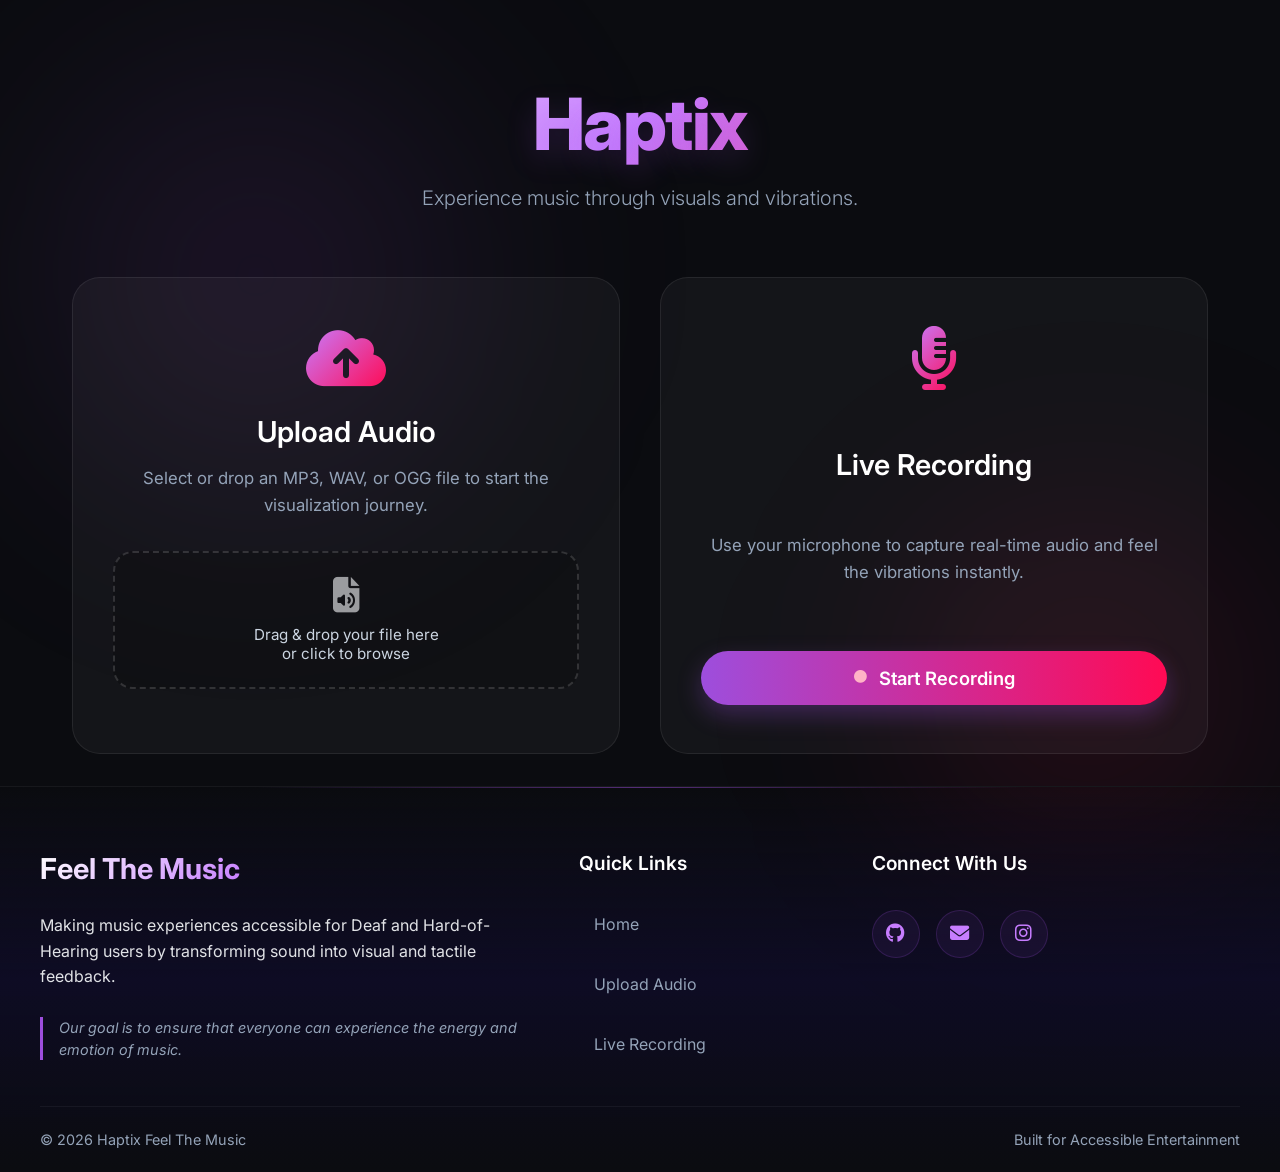
<file: frontend/index.html>
<!DOCTYPE html>
<html lang="en">

<head>
  <meta charset="UTF-8">
  <meta name="viewport" content="width=device-width, initial-scale=1.0">
  <title>Haptix</title>
  <meta name="description"
    content="Experience music through visuals and vibrations. Designed for Deaf and Hard-of-Hearing users.">
  <!-- Load minimalist font awesome for icons -->
  <link rel="stylesheet" href="https://cdnjs.cloudflare.com/ajax/libs/font-awesome/6.4.0/css/all.min.css">
  <link rel="preconnect" href="https://fonts.googleapis.com">
  <link rel="preconnect" href="https://fonts.gstatic.com" crossorigin>
  <link href="https://fonts.googleapis.com/css2?family=Inter:wght@300;400;500;600;800&display=swap" rel="stylesheet">
  <link rel="stylesheet" href="style.css">
</head>

<body>

  <div class="wrapper">
    <header>
      <h1>Haptix</h1>
      <p class="tagline">Experience music through visuals and vibrations.</p>
    </header>

    <main>
      <section class="action-section" aria-label="Main Actions">

        <!-- Upload Audio Card -->
        <article class="action-card" aria-labelledby="upload-heading">
          <i class="fas fa-cloud-upload-alt card-icon" aria-hidden="true"></i>
          <h2 id="upload-heading" class="card-title">Upload Audio</h2>
          <p class="card-desc">Select or drop an MP3, WAV, or OGG file to start the visualization journey.</p>

          <label class="drop-zone" id="drop-zone" for="audio-upload" aria-label="Drop area for audio file">
            <i class="fas fa-file-audio" style="font-size: 2.2rem; margin-bottom: 0.8rem; opacity: 0.6;"
              aria-hidden="true"></i>
            <span style="font-size: 0.95rem; color: #cbd5e1;">Drag & drop your file here<br>or click to browse</span>
            <input type="file" id="audio-upload" class="hidden-input" accept=".mp3,.wav,.ogg"
              aria-label="Upload Audio File Button">
          </label>
          <div id="file-name" class="selected-file-name" aria-live="polite"></div>
        </article>

        <!-- Live Recording Card -->
        <article class="action-card" aria-labelledby="live-heading">
          <i class="fas fa-microphone-alt card-icon" aria-hidden="true"></i>
          <h2 id="live-heading" class="card-title">Live Recording</h2>
          <p class="card-desc">Use your microphone to capture real-time audio and feel the vibrations instantly.</p>

            <button id="btn-live-rec" class="btn-primary" aria-label="Start Live Recording Navigation">
            <i class="fas fa-circle" style="color: #ffb3c6; font-size: 0.8rem;"></i>
            Start Recording
          </button>
        </article>
        

      </section>
    </main>

    <footer class="modern-footer">
      <div class="footer-container">

        <!-- Branding -->
        <div class="footer-column footer-brand">
          <h2 class="footer-logo">Feel The Music</h2>
          <p class="footer-mission">
            Making music experiences accessible for Deaf and Hard-of-Hearing users by transforming sound into visual and
            tactile feedback.
          </p>
          <p class="footer-accessibility-msg">
            Our goal is to ensure that everyone can experience the energy and emotion of music.
          </p>
        </div>

        <!-- Navigation -->
        <div class="footer-column footer-nav">
          <h3 class="footer-heading">Quick Links</h3>
          <nav aria-label="Footer Navigation">
            <ul class="footer-links">
              <li><a href="#" class="footer-link">Home</a></li>
              <li><a href="#upload-heading" class="footer-link">Upload Audio</a></li>
              <li><a href="#live-heading" class="footer-link">Live Recording</a></li>
            </ul>
          </nav>
        </div>

        <!-- Social Links -->
        <div class="footer-column footer-social">
          <h3 class="footer-heading">Connect With Us</h3>
          <div class="social-icons">
            <a href="#" class="social-icon" aria-label="GitHub"><i class="fab fa-github"></i></a>
            <a href="mailto:contact@feelthemusic.com" class="social-icon" aria-label="Email"><i
                class="fas fa-envelope"></i></a>
            <a href="#" class="social-icon" aria-label="Instagram"><i class="fab fa-instagram"></i></a>
          </div>
        </div>

      </div>

      <div class="footer-bottom">
        <p>&copy; 2026 Haptix Feel The Music</p>
        <p>Built for Accessible Entertainment</p>
      </div>
    </footer>
  </div>

  <script src="script.js"></script>
</body>

</html>
</file>
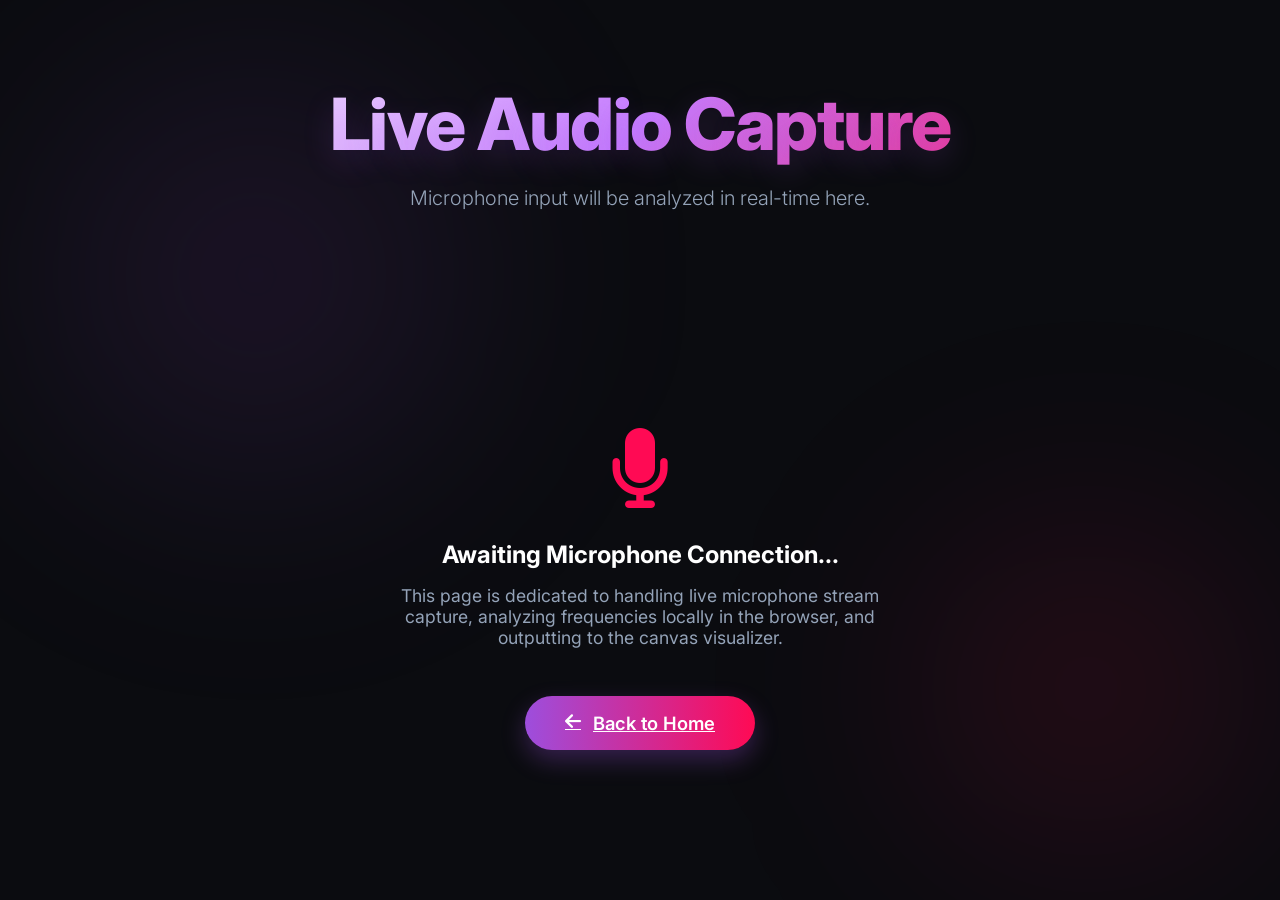
<file: frontend/live.html>
<!DOCTYPE html>
<html lang="en">

<head>
    <meta charset="UTF-8">
    <meta name="viewport" content="width=device-width, initial-scale=1.0">
    <title>Live Audio Capture - Haptix</title>
    <link rel="stylesheet" href="https://cdnjs.cloudflare.com/ajax/libs/font-awesome/6.4.0/css/all.min.css">
    <link href="https://fonts.googleapis.com/css2?family=Inter:wght@300;400;500;600;800&display=swap" rel="stylesheet">
    <link rel="stylesheet" href="style.css">
</head>

<body>

    <div class="wrapper">
        <header>
            <h1>Live Audio Capture</h1>
            <p class="tagline">Microphone input will be analyzed in real-time here.</p>
        </header>

        <main>
            <div style="text-align: center; margin-top: 2rem;">
                <i class="fas fa-microphone" style="font-size: 5rem; margin-bottom: 2rem; color: #ff0a54;"></i>
                <h2 style="margin-bottom: 1rem; color: #fff;">Awaiting Microphone Connection...</h2>
                <p style="color: var(--text-muted); margin-bottom: 3rem; font-size: 1.1rem; max-width: 500px;">
                    This page is dedicated to handling live microphone stream capture, analyzing frequencies locally in
                    the browser, and outputting to the canvas visualizer.
                </p>
                <a href="index.html" class="btn-primary" style="display: inline-flex; width: auto;">
                    <i class="fas fa-arrow-left"></i> Back to Home
                </a>
            </div>
        </main>
    </div>

</body>

</html>
</file>
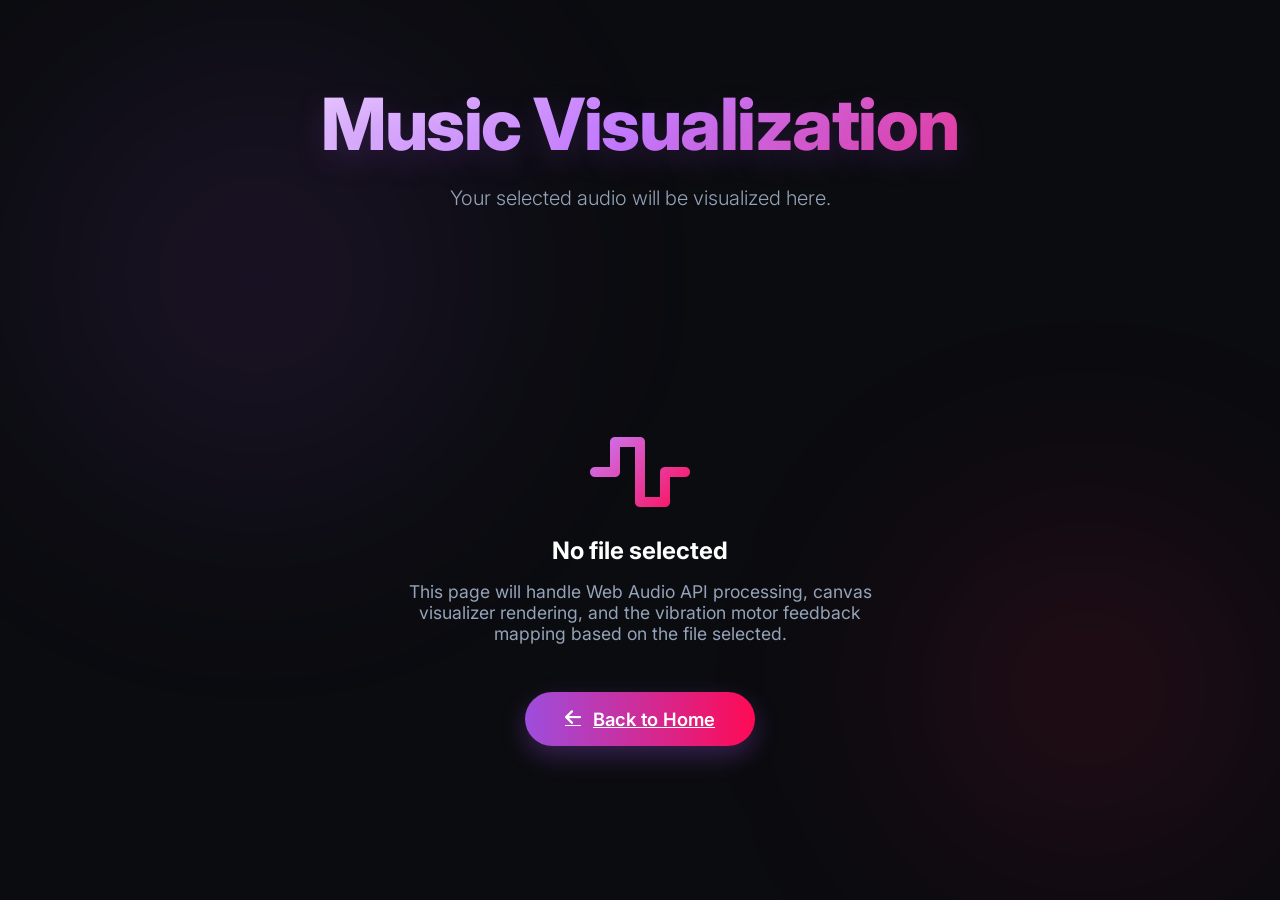
<file: frontend/visualizer.html>
<!DOCTYPE html>
<html lang="en">

<head>
    <meta charset="UTF-8">
    <meta name="viewport" content="width=device-width, initial-scale=1.0">
    <title>Music Visualization - Haptix</title>
    <link rel="stylesheet" href="https://cdnjs.cloudflare.com/ajax/libs/font-awesome/6.4.0/css/all.min.css">
    <link href="https://fonts.googleapis.com/css2?family=Inter:wght@300;400;500;600;800&display=swap" rel="stylesheet">
    <link rel="stylesheet" href="style.css">
</head>

<body>

    <div class="wrapper">
        <header>
            <h1>Music Visualization</h1>
            <p class="tagline">Your selected audio will be visualized here.</p>
        </header>

        <main>
            <div style="text-align: center; margin-top: 2rem;">
                <i class="fas fa-wave-square card-icon" style="font-size: 5rem; margin-bottom: 1.5rem;"></i>
                <h2 id="display-filename" style="margin-bottom: 1rem; color: #fff;">Loading...</h2>
                <p style="color: var(--text-muted); margin-bottom: 3rem; font-size: 1.1rem; max-width: 500px;">
                    This page will handle Web Audio API processing, canvas visualizer rendering, and the vibration motor
                    feedback mapping based on the file selected.
                </p>
                <a href="index.html" class="btn-primary" style="display: inline-flex; width: auto;">
                    <i class="fas fa-arrow-left"></i> Back to Home
                </a>
            </div>
        </main>
    </div>

    <script>
        document.addEventListener('DOMContentLoaded', () => {
            const pendingFile = sessionStorage.getItem('pendingAudioFile');
            if (pendingFile) {
                document.getElementById('display-filename').textContent = `File: ${pendingFile}`;
            } else {
                document.getElementById('display-filename').textContent = `No file selected`;
            }
        });
    </script>
</body>

</html>
</file>
<file: frontend/style.css>
:root {
    --primary: #9d4edd;
    --primary-glow: rgba(157, 78, 221, 0.4);
    --secondary: #ff0a54;
    --bg-dark: #0b0c10;
    --text-light: #f8fafc;
    --text-muted: #94a3b8;
    --card-bg: rgba(255, 255, 255, 0.04);
    --card-border: rgba(255, 255, 255, 0.08);
    --card-hover-border: rgba(157, 78, 221, 0.6);
    --glass-blur: blur(20px);
}

* {
    margin: 0;
    padding: 0;
    box-sizing: border-box;
    font-family: 'Inter', system-ui, -apple-system, sans-serif;
}

body {
    background-color: var(--bg-dark);
    color: var(--text-light);
    min-height: 100vh;
    display: flex;
    flex-direction: column;
    overflow-x: hidden;
    position: relative;
    font-size: 16px;
}

/* Background Gradients */
body::before,
body::after {
    content: '';
    position: fixed;
    border-radius: 50%;
    z-index: -1;
    filter: blur(100px);
}

body::before {
    top: -10%;
    left: -10%;
    width: 80vw;
    height: 80vw;
    background: radial-gradient(circle, rgba(157, 78, 221, 0.15) 0%, transparent 70%);
}

body::after {
    bottom: -10%;
    right: -10%;
    width: 70vw;
    height: 70vw;
    background: radial-gradient(circle, rgba(255, 10, 84, 0.15) 0%, transparent 70%);
}

@media (min-width: 768px) {
    body::before {
        width: 50vw;
        height: 50vw;
        top: -5%;
        left: -5%;
    }

    body::after {
        width: 40vw;
        height: 40vw;
        bottom: -5%;
        right: -5%;
    }
}

.wrapper {
    flex: 1;
    display: flex;
    flex-direction: column;
    min-height: 100vh;
}

/* Typography styles */
header {
    text-align: center;
    padding: 3rem 1.5rem 1.5rem;
    animation: fadeInDown 0.8s ease-out;
    width: 100%;
    max-width: 1200px;
    margin: 0 auto;
}

@media (min-width: 768px) {
    header {
        padding: 4rem 2rem 2rem;
    }
}

@media (min-width: 1024px) {
    header {
        padding: 5rem 2rem 2rem;
    }
}

h1 {
    font-size: clamp(2.5rem, 8vw, 4.5rem);
    font-weight: 800;
    letter-spacing: -1.5px;
    background: linear-gradient(135deg, #ffffff, #c77dff, #ff0a54);
    -webkit-background-clip: text;
    background-clip: text;
    -webkit-text-fill-color: transparent;
    margin-bottom: 1rem;
    text-shadow: 0 10px 30px rgba(157, 78, 221, 0.2);
    word-wrap: break-word;
    /* Prevents overflow */
}

.tagline {
    font-size: clamp(1rem, 4vw, 1.25rem);
    color: var(--text-muted);
    font-weight: 300;
    max-width: 600px;
    margin: 0 auto;
    line-height: 1.5;
}

main {
    flex: 1;
    display: flex;
    justify-content: center;
    align-items: center;
    padding: 1.5rem;
    width: 100%;
    max-width: 1200px;
    margin: 0 auto;
}

@media (min-width: 768px) {
    main {
        padding: 2rem;
    }
}

/* Action Section layout */
.action-section {
    display: flex;
    flex-direction: column;
    /* Mobile: vertically stacked */
    gap: 1.5rem;
    width: 100%;
    animation: fadeInUp 0.8s ease-out 0.2s both;
}

@media (min-width: 768px) {
    .action-section {
        gap: 2rem;
        /* Tablet: slightly stacked with gap */
    }
}

@media (min-width: 1024px) {
    .action-section {
        flex-direction: row;
        /* Desktop: side by side */
        gap: 2.5rem;
    }
}

/* Cards */
.action-card {
    background: var(--card-bg);
    border: 1px solid var(--card-border);
    border-radius: 28px;
    padding: 2.5rem 1.5rem;
    text-align: center;
    backdrop-filter: var(--glass-blur);
    -webkit-backdrop-filter: var(--glass-blur);
    transition: all 0.4s cubic-bezier(0.175, 0.885, 0.32, 1.275);
    position: relative;
    overflow: hidden;
    display: flex;
    flex-direction: column;
    align-items: center;
    justify-content: space-between;
    min-height: 320px;
    width: 100%;
    flex: 1;
    /* evenly spacing when side by side */
}

@media (min-width: 768px) {
    .action-card {
        padding: 2.5rem 2rem;
        min-height: 350px;
    }
}

@media (min-width: 1024px) {
    .action-card {
        padding: 3rem 2.5rem;
        min-height: 380px;
    }
}

.action-card::before {
    content: '';
    position: absolute;
    top: 0;
    left: 0;
    right: 0;
    bottom: 0;
    background: radial-gradient(circle at center, rgba(157, 78, 221, 0.1) 0%, transparent 80%);
    opacity: 0;
    transition: opacity 0.4s ease;
    z-index: 0;
}

@media (hover: hover) {
    .action-card:hover {
        transform: translateY(-8px);
        border-color: var(--card-hover-border);
        box-shadow: 0 30px 60px rgba(0, 0, 0, 0.5), 0 0 30px var(--primary-glow) inset;
    }

    .action-card:hover::before {
        opacity: 1;
    }
}

/* Provide active states for touch devices since they don't have hover */
.action-card:active {
    transform: scale(0.98);
}

.card-icon {
    font-size: clamp(3rem, 10vw, 4rem);
    margin-bottom: 1.5rem;
    background: linear-gradient(135deg, #c77dff, #ff0a54);
    -webkit-background-clip: text;
    background-clip: text;
    -webkit-text-fill-color: transparent;
    transition: transform 0.4s ease;
    z-index: 1;
}

@media (hover: hover) {
    .action-card:hover .card-icon {
        transform: scale(1.15) rotate(5deg);
    }
}

.card-title {
    font-size: clamp(1.5rem, 5vw, 1.8rem);
    font-weight: 600;
    margin-bottom: 1rem;
    color: #fff;
    z-index: 1;
}

.card-desc {
    color: var(--text-muted);
    font-size: clamp(0.95rem, 3vw, 1.05rem);
    line-height: 1.6;
    margin-bottom: 2rem;
    z-index: 1;
}

/* File Upload Specifics */
.drop-zone {
    width: 100%;
    border: 2px dashed rgba(255, 255, 255, 0.15);
    border-radius: 20px;
    padding: 1.5rem 1rem;
    transition: all 0.3s ease;
    position: relative;
    background: rgba(0, 0, 0, 0.2);
    cursor: pointer;
    z-index: 1;
    display: flex;
    flex-direction: column;
    align-items: center;
    justify-content: center;
    min-height: 120px;
    /* Enhanced touch target size */
}

.drop-zone.drag-active {
    border-color: #c77dff;
    background: rgba(199, 125, 255, 0.1);
    transform: scale(1.02);
}

.hidden-input {
    position: absolute;
    top: 0;
    left: 0;
    width: 100%;
    height: 100%;
    opacity: 0;
    cursor: pointer;
}

.selected-file-name {
    margin-top: 1rem;
    font-size: 0.95rem;
    color: #38bdf8;
    font-weight: 500;
    word-break: break-all;
    z-index: 1;
}

/* Buttons */
.btn-primary {
    background: linear-gradient(270deg, var(--primary), var(--secondary), var(--primary));
    background-size: 200% auto;
    color: white;
    border: none;
    padding: 1rem 1.5rem;
    border-radius: 50px;
    font-size: clamp(1rem, 3.5vw, 1.15rem);
    font-weight: 600;
    cursor: pointer;
    transition: all 0.4s cubic-bezier(0.175, 0.885, 0.32, 1.275);
    box-shadow: 0 10px 25px rgba(157, 78, 221, 0.3);
    display: inline-flex;
    align-items: center;
    justify-content: center;
    gap: 0.75rem;
    z-index: 1;
    width: 100%;
    min-height: 54px;
    /* Accessible touch target size */
    animation: gradient-shift 4s ease infinite;
}

@media (min-width: 768px) {
    .btn-primary {
        padding: 1rem 2.5rem;
    }
}

@media (hover: hover) {
    .btn-primary:hover {
        transform: translateY(-3px) scale(1.03);
        box-shadow: 0 15px 35px rgba(255, 10, 84, 0.5), 0 0 20px rgba(157, 78, 221, 0.4);
    }
}

.btn-primary:active {
    transform: scale(0.98);
}

.btn-primary i.fa-circle {
    animation: pulse-dot 1.2s infinite alternate;
}

@keyframes gradient-shift {
    0% {
        background-position: 0% 50%;
    }

    50% {
        background-position: 100% 50%;
    }

    100% {
        background-position: 0% 50%;
    }
}

@keyframes pulse-dot {
    0% {
        transform: scale(0.85);
        opacity: 0.7;
    }

    100% {
        transform: scale(1.3);
        opacity: 1;
        text-shadow: 0 0 12px #ffb3c6;
    }
}

/* Footer structure (Mobile First) */
.modern-footer {
    background: linear-gradient(180deg, transparent 0%, rgba(15, 12, 41, 0.8) 50%, rgba(11, 12, 16, 1) 100%);
    border-top: 1px solid rgba(255, 255, 255, 0.05);
    padding: 3rem 1.5rem 1.5rem;
    margin-top: auto;
    position: relative;
    overflow: hidden;
    width: 100%;
}

@media (min-width: 768px) {
    .modern-footer {
        padding: 4rem 2rem 1.5rem;
    }
}

.modern-footer::before {
    content: '';
    position: absolute;
    top: 0;
    left: 50%;
    transform: translateX(-50%);
    width: 80%;
    height: 1px;
    background: linear-gradient(90deg, transparent, var(--primary), transparent);
    opacity: 0.5;
}

@media (min-width: 768px) {
    .modern-footer::before {
        width: 60%;
    }
}

.footer-container {
    max-width: 1200px;
    margin: 0 auto;
    display: grid;
    grid-template-columns: 1fr;
    /* Mobile: 1 column */
    gap: 2.5rem;
    margin-bottom: 2.5rem;
    text-align: center;
    /* Generally better centered on mobile */
}

@media (min-width: 768px) {
    .footer-container {
        grid-template-columns: repeat(2, 1fr);
        /* Tablet: 2 columns */
        gap: 3rem;
        text-align: left;
    }

    .footer-brand {
        grid-column: span 2;
        /* Brand section takes full width above */
    }
}

@media (min-width: 1024px) {
    .footer-container {
        grid-template-columns: 2fr 1fr 1.5fr;
        /* Desktop: Multiple columns */
    }

    .footer-brand {
        grid-column: span 1;
    }
}

.footer-column {
    display: flex;
    flex-direction: column;
    gap: 1.2rem;
    align-items: center;
}

@media (min-width: 768px) {
    .footer-column {
        align-items: flex-start;
    }
}

.footer-logo {
    font-size: clamp(1.5rem, 5vw, 1.8rem);
    font-weight: 700;
    background: linear-gradient(135deg, #ffffff, #c77dff);
    -webkit-background-clip: text;
    background-clip: text;
    -webkit-text-fill-color: transparent;
    margin-bottom: 0.5rem;
}

.footer-mission {
    color: var(--text-light);
    font-size: 1rem;
    line-height: 1.6;
    opacity: 0.9;
}

.footer-accessibility-msg {
    color: var(--text-muted);
    font-size: 0.9rem;
    font-style: italic;
    line-height: 1.5;
    border-left: 3px solid var(--primary);
    padding-left: 1rem;
    margin-top: 0.5rem;
    text-align: left;
    /* Keep italic text easily readable */
}

.footer-heading {
    font-size: 1.2rem;
    color: #fff;
    font-weight: 600;
    margin-bottom: 0.5rem;
    position: relative;
}

.footer-nav nav {
    display: flex;
}

.footer-links {
    list-style: none;
    display: flex;
    flex-direction: column;
    gap: 1rem;
    padding: 0;
    width: 100%;
}

.footer-link {
    color: var(--text-muted);
    text-decoration: none;
    font-size: 1rem;
    transition: all 0.3s ease;
    display: inline-flex;
    align-items: center;
    position: relative;
    padding: 0.5rem 0;
    /* Expanded touch target */
    min-height: 44px;
    /* Accessible touch target height */
    justify-content: center;
}

@media (min-width: 768px) {
    .footer-link {
        justify-content: flex-start;
        padding: 0.25rem 0;
    }
}

.footer-link::before {
    content: '→';
    position: relative;
    left: -15px;
    opacity: 0;
    color: var(--primary);
    transition: all 0.3s ease;
    display: none;
    /* remove tricky pseudo elements on mobile */
}

@media (min-width: 768px) {
    .footer-link::before {
        display: inline-block;
    }
}

@media (hover: hover) {
    .footer-link:hover {
        color: #c77dff;
        transform: translateX(5px);
    }

    .footer-link:hover::before {
        left: -5px;
        opacity: 1;
    }
}

.social-icons {
    display: flex;
    gap: 1.5rem;
    /* Better spread for touch */
    flex-wrap: wrap;
    margin-top: 0.5rem;
    justify-content: center;
}

@media (min-width: 768px) {
    .social-icons {
        gap: 1rem;
        justify-content: flex-start;
    }
}

.social-icon {
    display: inline-flex;
    align-items: center;
    justify-content: center;
    width: 48px;
    /* Increased for mobile touch */
    height: 48px;
    border-radius: 50%;
    background: rgba(157, 78, 221, 0.08);
    color: #c77dff;
    font-size: 1.2rem;
    border: 1px solid rgba(157, 78, 221, 0.2);
    text-decoration: none;
    transition: all 0.4s cubic-bezier(0.175, 0.885, 0.32, 1.275);
}

@media (hover: hover) {
    .social-icon:hover {
        background: var(--primary);
        color: white;
        transform: translateY(-5px) scale(1.1);
        border-color: var(--primary);
        box-shadow: 0 10px 20px rgba(157, 78, 221, 0.4);
    }
}

.social-icon:active {
    background: var(--primary);
    color: white;
    transform: scale(0.95);
}

.footer-bottom {
    max-width: 1200px;
    margin: 0 auto;
    padding-top: 1.5rem;
    border-top: 1px solid rgba(255, 255, 255, 0.05);
    display: flex;
    flex-direction: column;
    justify-content: center;
    align-items: center;
    text-align: center;
    color: var(--text-muted);
    font-size: 0.9rem;
    gap: 0.8rem;
}

@media (min-width: 768px) {
    .footer-bottom {
        flex-direction: row;
        justify-content: space-between;
        text-align: left;
    }
}

/* Animations */
@keyframes fadeInDown {
    from {
        opacity: 0;
        transform: translateY(-30px);
    }

    to {
        opacity: 1;
        transform: translateY(0);
    }
}

@keyframes fadeInUp {
    from {
        opacity: 0;
        transform: translateY(30px);
    }

    to {
        opacity: 1;
        transform: translateY(0);
    }
}
</file>
